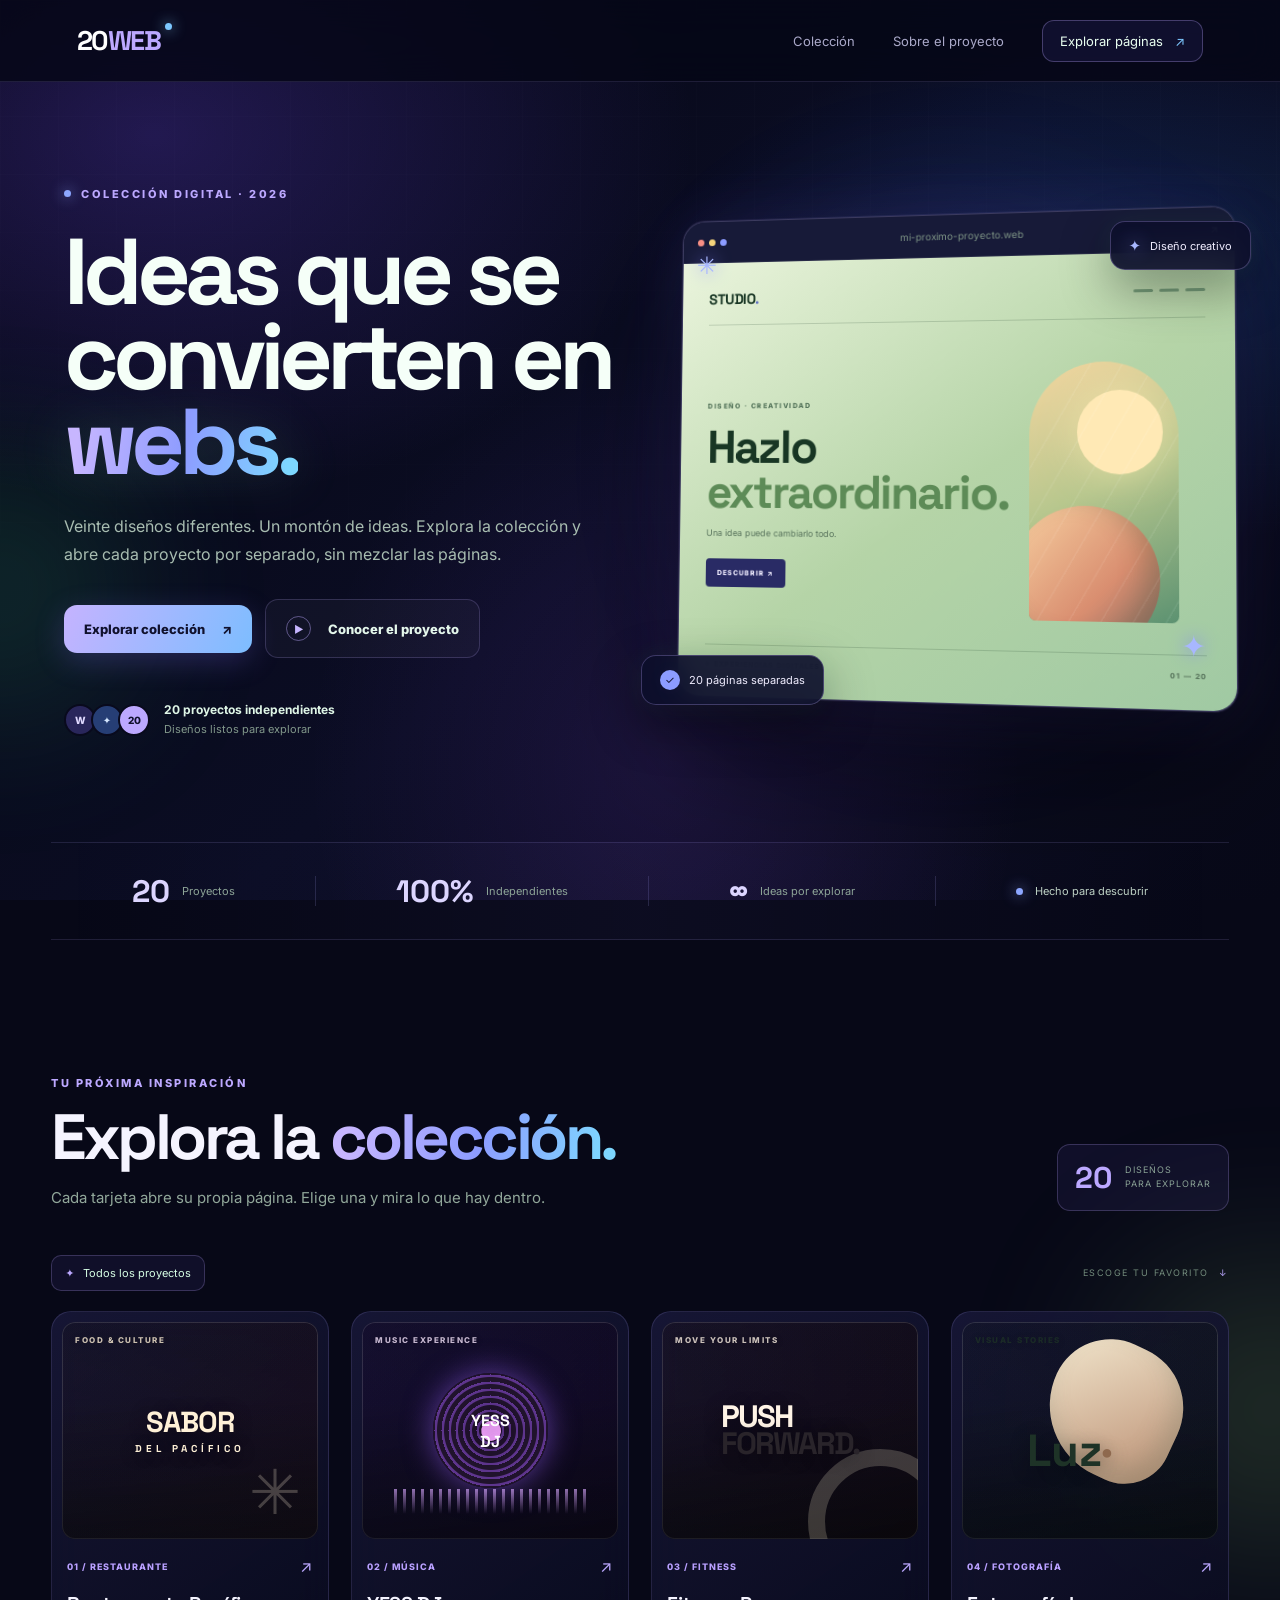
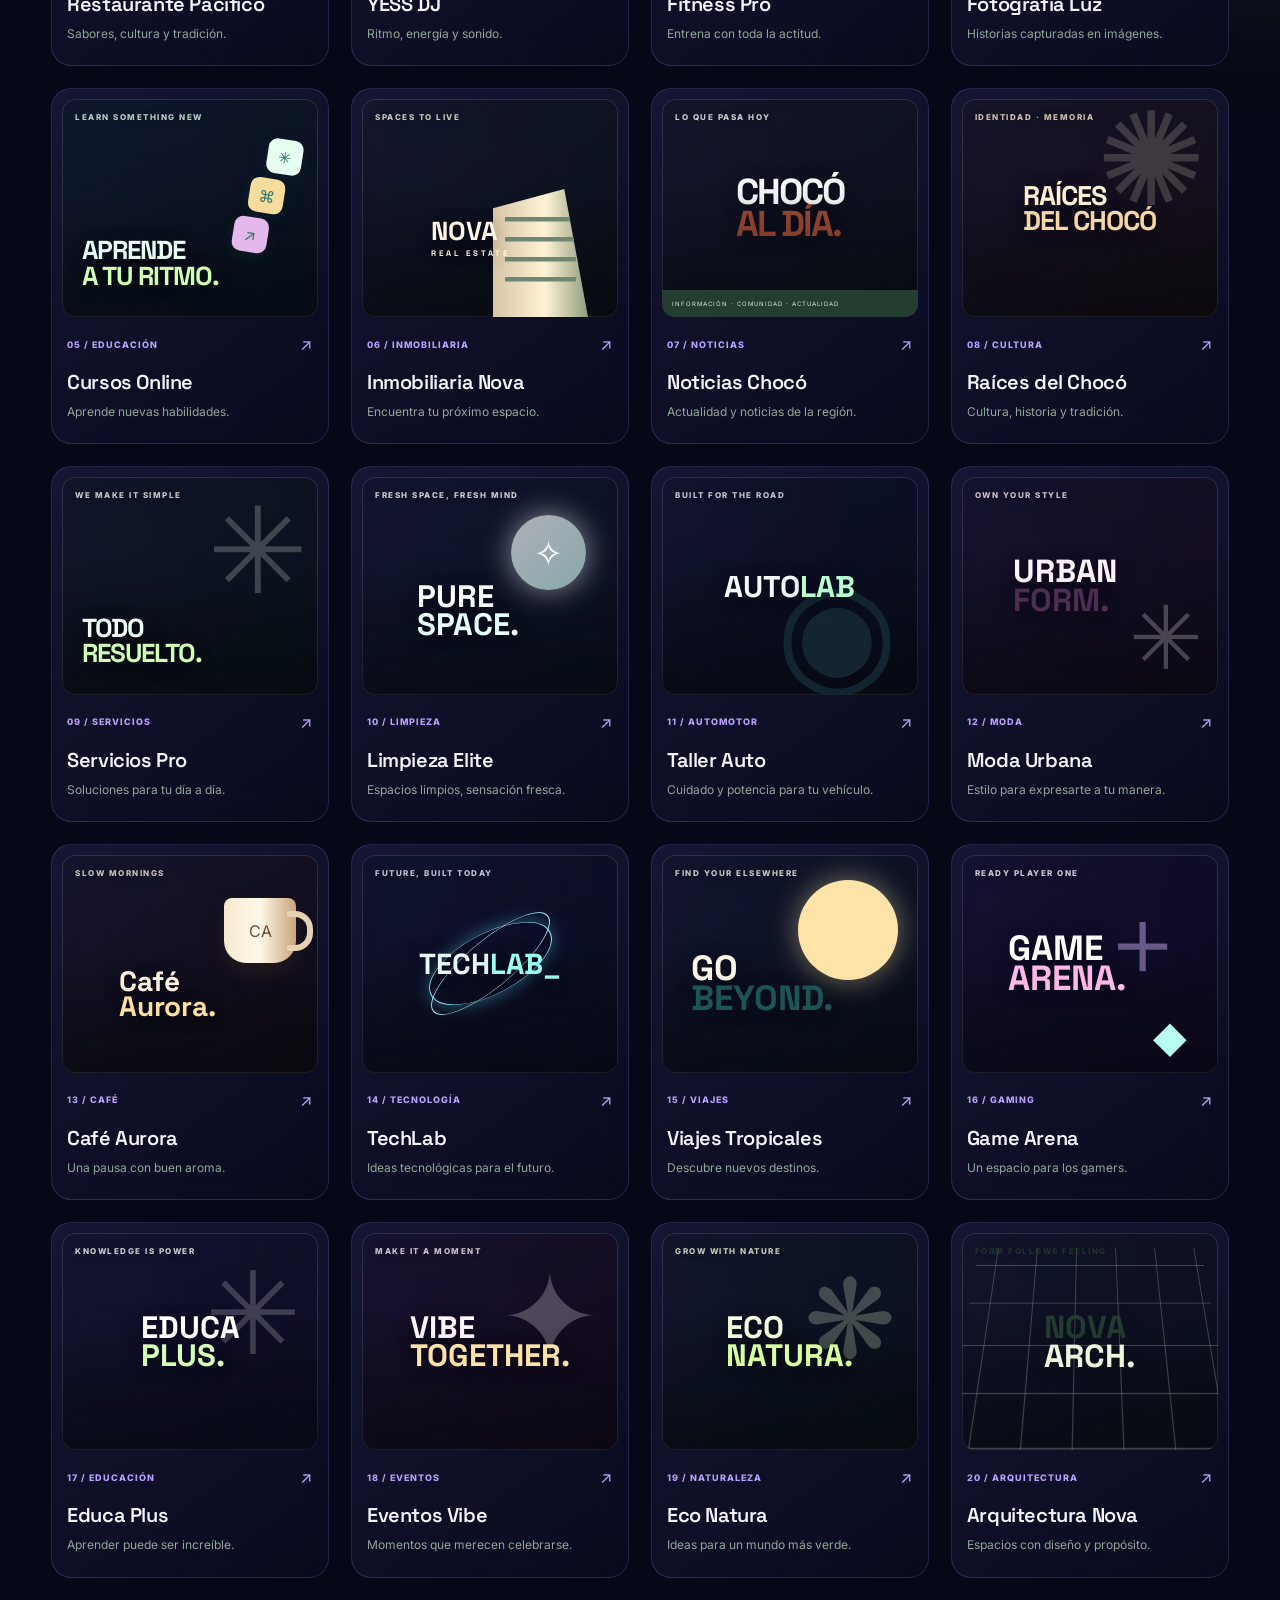
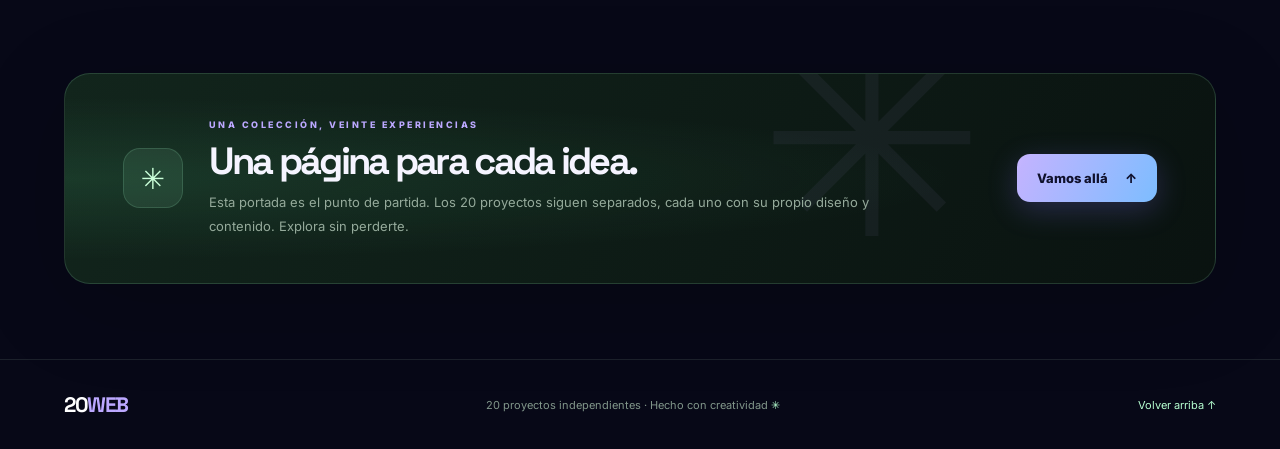
<file: index.html>
<!doctype html>
<html lang="es">
<head>
<meta charset="utf-8">
<meta name="viewport" content="width=device-width,initial-scale=1">
<meta name="theme-color" content="#07100d">
<meta name="description" content="Explora una colección de 20 páginas web independientes, modernas y diseñadas con creatividad.">
<title>20 WEB — Colección de páginas creativas</title>
<link rel="preconnect" href="https://fonts.googleapis.com">
<link rel="preconnect" href="https://fonts.gstatic.com" crossorigin>
<link href="https://fonts.googleapis.com/css2?family=Inter:wght@400;500;600;700;800&family=Space+Grotesk:wght@400;500;600;700&display=swap" rel="stylesheet">
<link rel="stylesheet" href="assets/style.css">
</head>
<body class="home-page">
<div class="bg"></div>
<div class="ambient ambient-one"></div><div class="ambient ambient-two"></div>
<header class="top">
  <a class="brand" href="index.html" aria-label="20 WEB, inicio">20<span>WEB</span><i class="brand-dot"></i></a>
  <nav aria-label="Navegación principal"><a href="#coleccion">Colección</a><a href="#sobre">Sobre el proyecto</a><a class="nav-cta" href="#coleccion">Explorar páginas <span>↗</span></a></nav>
</header>
<main>
  <section class="home-hero">
    <div class="hero-copy reveal">
      <p class="eyebrow"><span class="live-dot"></span> COLECCIÓN DIGITAL · 2026</p>
      <h1>Ideas que se<br>convierten en <span class="gradient-text">webs.</span></h1>
      <p class="lead">Veinte diseños diferentes. Un montón de ideas. Explora la colección y abre cada proyecto por separado, sin mezclar las páginas.</p>
      <div class="hero-actions"><a class="primary-action" href="#coleccion">Explorar colección <span>↗</span></a><a class="secondary-action" href="#sobre"><span class="play-icon">▶</span> Conocer el proyecto</a></div>
      <div class="hero-proof"><div class="proof-avatars"><span>W</span><span>✦</span><span>20</span></div><p><strong>20 proyectos independientes</strong><br><small>Diseños listos para explorar</small></p></div>
    </div>
    <div class="hero-art reveal" aria-label="Vista gráfica de diseños web">
      <div class="art-glow"></div>
      <div class="browser-window">
        <div class="browser-bar"><div class="browser-dots"><i></i><i></i><i></i></div><span>mi-proximo-proyecto.web</span><b>↗</b></div>
        <div class="browser-content">
          <div class="mock-nav"><span class="mock-logo">STUDIO<span>.</span></span><div><i></i><i></i><i></i></div></div>
          <div class="mock-layout"><div class="mock-copy"><small>DISEÑO · CREATIVIDAD</small><h2>Hazlo<br><em>extraordinario.</em></h2><p>Una idea puede cambiarlo todo.</p><span class="mock-button">DESCUBRIR ↗</span></div><div class="mock-image"><div class="mock-sun"></div><div class="mock-orb"></div><div class="mock-lines"></div></div></div>
          <div class="mock-bottom"><span>✳ EXPERIENCIAS DIGITALES</span><span>01 — 20</span></div>
        </div>
      </div>
      <div class="float-chip chip-top"><span>✦</span> Diseño creativo</div><div class="float-chip chip-bottom"><span class="chip-check">✓</span> 20 páginas separadas</div>
      <div class="art-spark spark-one">✳</div><div class="art-spark spark-two">✦</div>
    </div>
  </section>
  <section class="trust-strip" aria-label="Características de la colección"><div><b>20</b><span>Proyectos</span></div><i></i><div><b>100%</b><span>Independientes</span></div><i></i><div><b>∞</b><span>Ideas por explorar</span></div><i></i><div class="trust-note"><span class="live-dot"></span> Hecho para descubrir</div></section>
  <section class="collection-section" id="coleccion">
    <div class="section-heading reveal"><div><p class="eyebrow">TU PRÓXIMA INSPIRACIÓN</p><h2>Explora la <span class="gradient-text">colección.</span></h2><p class="section-description">Cada tarjeta abre su propia página. Elige una y mira lo que hay dentro.</p></div><div class="collection-count"><strong>20</strong><span>DISEÑOS<br>PARA EXPLORAR</span></div></div>
    <div class="filter-row reveal"><span class="filter-active"><span>✦</span> Todos los proyectos</span><span class="filter-hint">ESCOGE TU FAVORITO <span>↓</span></span></div>
    <div class="grid" id="paginas">
      <a class="card project-card card-restaurant" href="pagina-1.html"><div class="card-visual visual-restaurant"><span class="visual-label">FOOD & CULTURE</span><div class="visual-word">SABOR<span>DEL PACÍFICO</span></div><span class="visual-symbol">✳</span></div><div class="card-meta"><small>01 / RESTAURANTE</small><span>↗</span></div><h2>Restaurante Pacífico</h2><p>Sabores, cultura y tradición.</p></a>
      <a class="card project-card card-music" href="pagina-2.html"><div class="card-visual visual-music"><span class="visual-label">MUSIC EXPERIENCE</span><div class="music-disc"><span>YESS<br>DJ</span></div><span class="music-wave"></span></div><div class="card-meta"><small>02 / MÚSICA</small><span>↗</span></div><h2>YESS DJ</h2><p>Ritmo, energía y sonido.</p></a>
      <a class="card project-card card-fitness" href="pagina-3.html"><div class="card-visual visual-fitness"><span class="visual-label">MOVE YOUR LIMITS</span><div class="fitness-word">PUSH<br><em>FORWARD.</em></div><span class="fitness-ring"></span></div><div class="card-meta"><small>03 / FITNESS</small><span>↗</span></div><h2>Fitness Pro</h2><p>Entrena con toda la actitud.</p></a>
      <a class="card project-card card-photo" href="pagina-4.html"><div class="card-visual visual-photo"><span class="visual-label">VISUAL STORIES</span><div class="photo-shape"></div><div class="photo-word">Luz<span>·</span></div></div><div class="card-meta"><small>04 / FOTOGRAFÍA</small><span>↗</span></div><h2>Fotografía Luz</h2><p>Historias capturadas en imágenes.</p></a>
      <a class="card project-card" href="pagina-5.html"><div class="card-visual visual-courses"><span class="visual-label">LEARN SOMETHING NEW</span><div class="course-stack"><i>✳</i><i>⌘</i><i>↗</i></div><div class="simple-visual-title">APRENDE<br><em>A TU RITMO.</em></div></div><div class="card-meta"><small>05 / EDUCACIÓN</small><span>↗</span></div><h2>Cursos Online</h2><p>Aprende nuevas habilidades.</p></a>
      <a class="card project-card" href="pagina-6.html"><div class="card-visual visual-property"><span class="visual-label">SPACES TO LIVE</span><div class="building-shape"></div><div class="property-word">NOVA<span>REAL ESTATE</span></div></div><div class="card-meta"><small>06 / INMOBILIARIA</small><span>↗</span></div><h2>Inmobiliaria Nova</h2><p>Encuentra tu próximo espacio.</p></a>
      <a class="card project-card" href="pagina-7.html"><div class="card-visual visual-news"><span class="visual-label">LO QUE PASA HOY</span><div class="news-headline">CHOCÓ<br><em>AL DÍA.</em></div><div class="news-bar">INFORMACIÓN · COMUNIDAD · ACTUALIDAD</div></div><div class="card-meta"><small>07 / NOTICIAS</small><span>↗</span></div><h2>Noticias Chocó</h2><p>Actualidad y noticias de la región.</p></a>
      <a class="card project-card" href="pagina-8.html"><div class="card-visual visual-roots"><span class="visual-label">IDENTIDAD · MEMORIA</span><div class="roots-symbol">✺</div><div class="roots-word">RAÍCES<br><em>DEL CHOCÓ</em></div></div><div class="card-meta"><small>08 / CULTURA</small><span>↗</span></div><h2>Raíces del Chocó</h2><p>Cultura, historia y tradición.</p></a>
      <a class="card project-card" href="pagina-9.html"><div class="card-visual visual-services"><span class="visual-label">WE MAKE IT SIMPLE</span><div class="services-icon">✳</div><div class="simple-visual-title">TODO<br><em>RESUELTO.</em></div></div><div class="card-meta"><small>09 / SERVICIOS</small><span>↗</span></div><h2>Servicios Pro</h2><p>Soluciones para tu día a día.</p></a>
      <a class="card project-card" href="pagina-10.html"><div class="card-visual visual-clean"><span class="visual-label">FRESH SPACE, FRESH MIND</span><div class="clean-bubble">✧</div><div class="clean-word">PURE<br><em>SPACE.</em></div></div><div class="card-meta"><small>10 / LIMPIEZA</small><span>↗</span></div><h2>Limpieza Elite</h2><p>Espacios limpios, sensación fresca.</p></a>
      <a class="card project-card" href="pagina-11.html"><div class="card-visual visual-auto"><span class="visual-label">BUILT FOR THE ROAD</span><div class="auto-wheel">◉</div><div class="auto-word">AUTO<span>LAB</span></div></div><div class="card-meta"><small>11 / AUTOMOTOR</small><span>↗</span></div><h2>Taller Auto</h2><p>Cuidado y potencia para tu vehículo.</p></a>
      <a class="card project-card" href="pagina-12.html"><div class="card-visual visual-fashion"><span class="visual-label">OWN YOUR STYLE</span><div class="fashion-word">URBAN<br><em>FORM.</em></div><div class="fashion-star">✳</div></div><div class="card-meta"><small>12 / MODA</small><span>↗</span></div><h2>Moda Urbana</h2><p>Estilo para expresarte a tu manera.</p></a>
      <a class="card project-card" href="pagina-13.html"><div class="card-visual visual-coffee"><span class="visual-label">SLOW MORNINGS</span><div class="coffee-cup"><span>CA</span></div><div class="coffee-word">Café<br><em>Aurora.</em></div></div><div class="card-meta"><small>13 / CAFÉ</small><span>↗</span></div><h2>Café Aurora</h2><p>Una pausa con buen aroma.</p></a>
      <a class="card project-card" href="pagina-14.html"><div class="card-visual visual-tech"><span class="visual-label">FUTURE, BUILT TODAY</span><div class="tech-orbit"></div><div class="tech-word">TECH<span>LAB_</span></div></div><div class="card-meta"><small>14 / TECNOLOGÍA</small><span>↗</span></div><h2>TechLab</h2><p>Ideas tecnológicas para el futuro.</p></a>
      <a class="card project-card" href="pagina-15.html"><div class="card-visual visual-travel"><span class="visual-label">FIND YOUR ELSEWHERE</span><div class="travel-sun"></div><div class="travel-word">GO<br><em>BEYOND.</em></div></div><div class="card-meta"><small>15 / VIAJES</small><span>↗</span></div><h2>Viajes Tropicales</h2><p>Descubre nuevos destinos.</p></a>
      <a class="card project-card" href="pagina-16.html"><div class="card-visual visual-game"><span class="visual-label">READY PLAYER ONE</span><div class="game-cross">＋</div><div class="game-word">GAME<br><em>ARENA.</em></div><span class="game-cube">◆</span></div><div class="card-meta"><small>16 / GAMING</small><span>↗</span></div><h2>Game Arena</h2><p>Un espacio para los gamers.</p></a>
      <a class="card project-card" href="pagina-17.html"><div class="card-visual visual-edu"><span class="visual-label">KNOWLEDGE IS POWER</span><div class="edu-symbol">✳</div><div class="edu-word">EDUCA<br><em>PLUS.</em></div></div><div class="card-meta"><small>17 / EDUCACIÓN</small><span>↗</span></div><h2>Educa Plus</h2><p>Aprender puede ser increíble.</p></a>
      <a class="card project-card" href="pagina-18.html"><div class="card-visual visual-events"><span class="visual-label">MAKE IT A MOMENT</span><div class="event-star">✦</div><div class="event-word">VIBE<br><em>TOGETHER.</em></div></div><div class="card-meta"><small>18 / EVENTOS</small><span>↗</span></div><h2>Eventos Vibe</h2><p>Momentos que merecen celebrarse.</p></a>
      <a class="card project-card" href="pagina-19.html"><div class="card-visual visual-eco"><span class="visual-label">GROW WITH NATURE</span><div class="eco-leaf">❋</div><div class="eco-word">ECO<br><em>NATURA.</em></div></div><div class="card-meta"><small>19 / NATURALEZA</small><span>↗</span></div><h2>Eco Natura</h2><p>Ideas para un mundo más verde.</p></a>
      <a class="card project-card" href="pagina-20.html"><div class="card-visual visual-architecture"><span class="visual-label">FORM FOLLOWS FEELING</span><div class="arch-lines"></div><div class="arch-word">NOVA<br><em>ARCH.</em></div></div><div class="card-meta"><small>20 / ARQUITECTURA</small><span>↗</span></div><h2>Arquitectura Nova</h2><p>Espacios con diseño y propósito.</p></a>
    </div>
  </section>
  <section class="about-section" id="sobre"><div class="about-panel reveal"><div class="about-icon">✳</div><div><p class="eyebrow">UNA COLECCIÓN, VEINTE EXPERIENCIAS</p><h2>Una página para cada idea.</h2><p>Esta portada es el punto de partida. Los 20 proyectos siguen separados, cada uno con su propio diseño y contenido. Explora sin perderte.</p></div><a class="primary-action" href="#coleccion">Vamos allá <span>↑</span></a></div></section>
</main>
<footer class="home-footer"><a class="brand" href="index.html">20<span>WEB</span></a><span>20 proyectos independientes · Hecho con creatividad <b>✳</b></span><a href="#top" onclick="window.scrollTo({top:0,behavior:'smooth'});return false">Volver arriba ↑</a></footer>
<script src="assets/script.js"></script>
</body>
</html>
</file>
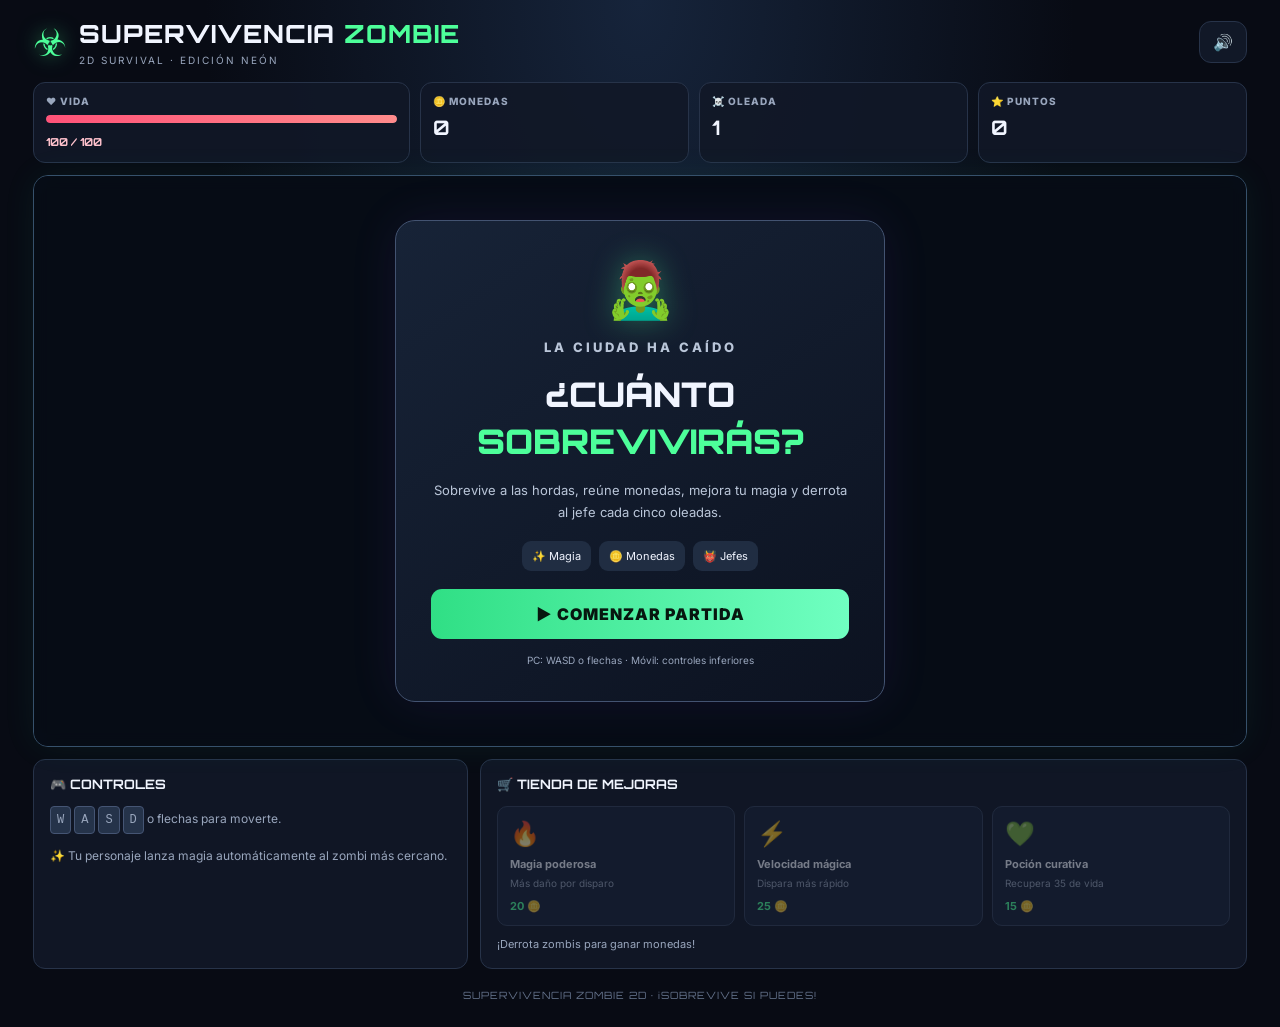
<file: supervivencia-zombie/index.html>
<!DOCTYPE html>
<html lang="es">
<head>
<meta charset="UTF-8">
<meta name="viewport" content="width=device-width, initial-scale=1">
<meta name="theme-color" content="#090d18">
<title>Supervivencia Zombie 2D</title>
<link rel="stylesheet" href="style.css">
</head>
<body>
<main class="app">
<header class="topbar"><div class="logo">☣</div><div class="brand"><h1>SUPERVIVENCIA <span>ZOMBIE</span></h1><small>2D SURVIVAL · EDICIÓN NEÓN</small></div><button id="soundBtn" class="small-btn">🔊</button></header>
<section class="hud">
<div class="stat life"><span>❤️ VIDA</span><div class="bar"><div id="healthBar"></div></div><b id="healthText">100 / 100</b></div>
<div class="stat"><span>🪙 MONEDAS</span><b id="coinsText">0</b></div><div class="stat"><span>☠️ OLEADA</span><b id="waveText">1</b></div><div class="stat"><span>⭐ PUNTOS</span><b id="scoreText">0</b></div>
</section>
<section class="arena">
<canvas id="gameCanvas" aria-label="Juego de supervivencia"></canvas>
<div id="startScreen" class="overlay"><div class="modal"><div class="hero">🧟‍♂️</div><p class="eyebrow">LA CIUDAD HA CAÍDO</p><h2>¿CUÁNTO <span>SOBREVIVIRÁS?</span></h2><p>Sobrevive a las hordas, reúne monedas, mejora tu magia y derrota al jefe cada cinco oleadas.</p><div class="features"><span>✨ Magia</span><span>🪙 Monedas</span><span>👹 Jefes</span></div><button id="startBtn" class="primary">▶ COMENZAR PARTIDA</button><small>PC: WASD o flechas · Móvil: controles inferiores</small></div></div>
<div id="gameOverScreen" class="overlay hidden"><div class="modal"><div class="hero">💀</div><p class="eyebrow">FIN DE LA PARTIDA</p><h2>¡INTÉNTALO <span>OTRA VEZ!</span></h2><p id="finalStats">Puntuación: 0</p><button id="restartBtn" class="primary">🔄 VOLVER A JUGAR</button></div></div>
<div id="waveBanner" class="banner hidden"></div><div id="bossWarning" class="boss hidden">⚠ ¡JEFE ZOMBI! ⚠</div>
</section>
<section class="bottom">
<div class="panel instructions"><h3>🎮 CONTROLES</h3><p><kbd>W</kbd> <kbd>A</kbd> <kbd>S</kbd> <kbd>D</kbd> o flechas para moverte.</p><p>✨ Tu personaje lanza magia automáticamente al zombi más cercano.</p></div>
<div class="panel shop"><h3>🛒 TIENDA DE MEJORAS</h3><div class="shop-items">
<button class="upgrade" data-upgrade="damage"><span>🔥</span><div><b>Magia poderosa</b><small>Más daño por disparo</small></div><strong id="damageCost">20 🪙</strong></button>
<button class="upgrade" data-upgrade="speed"><span>⚡</span><div><b>Velocidad mágica</b><small>Dispara más rápido</small></div><strong id="speedCost">25 🪙</strong></button>
<button class="upgrade" data-upgrade="health"><span>💚</span><div><b>Poción curativa</b><small>Recupera 35 de vida</small></div><strong id="healthCost">15 🪙</strong></button>
</div><p id="shopMessage" aria-live="polite">¡Derrota zombis para ganar monedas!</p></div>
</section>
<nav class="mobile-controls" aria-label="Controles táctiles"><div class="dpad"><button data-key="ArrowUp" class="up">▲</button><button data-key="ArrowLeft" class="left">◀</button><button data-key="ArrowDown" class="down">▼</button><button data-key="ArrowRight" class="right">▶</button></div><small>MANTÉN PULSADO PARA MOVERTE</small></nav>
<footer>SUPERVIVENCIA ZOMBIE 2D · ¡SOBREVIVE SI PUEDES!</footer>
</main><script src="script.js"></script>
</body></html>
</file>
<file: assets/style.css>
@import url('https://fonts.googleapis.com/css2?family=Inter:wght@400;500;600;700;800&family=Space+Grotesk:wght@500;600;700&display=swap');
:root{--bg:#07100d;--panel:rgba(15,30,25,.72);--line:rgba(170,255,213,.13);--text:#f1fff8;--muted:#9eb7ab;--accent:#7dffbf;--accent2:#25c989}*{box-sizing:border-box}html{scroll-behavior:smooth}body{margin:0;background:var(--bg);color:var(--text);font-family:Inter,system-ui,sans-serif;overflow-x:hidden}.bg{position:fixed;inset:0;z-index:-2;background:radial-gradient(circle at 15% 15%,rgba(37,201,137,.2),transparent 28%),radial-gradient(circle at 85% 70%,rgba(125,255,191,.1),transparent 30%),linear-gradient(135deg,#06100d,#0b1713 55%,#06100d)}.bg:after{content:"";position:absolute;inset:0;background-image:linear-gradient(rgba(255,255,255,.018) 1px,transparent 1px),linear-gradient(90deg,rgba(255,255,255,.018) 1px,transparent 1px);background-size:42px 42px;mask-image:linear-gradient(to bottom,#000,transparent 85%)}.top{height:74px;padding:0 6%;display:flex;align-items:center;justify-content:space-between;border-bottom:1px solid var(--line);backdrop-filter:blur(18px);position:sticky;top:0;z-index:10;background:rgba(5,14,11,.7)}.brand{font:700 25px 'Space Grotesk';color:white;text-decoration:none;letter-spacing:-1px}.brand span{color:var(--accent)}nav{display:flex;gap:25px}nav a{color:var(--muted);text-decoration:none;font-size:14px}nav a:hover{color:var(--accent)}.hero{min-height:70vh;display:grid;align-content:center;padding:90px 7%;max-width:1100px}.eyebrow{color:var(--accent);font-size:12px;font-weight:800;letter-spacing:3px}.hero h1{font:700 clamp(48px,8vw,94px)/.95 'Space Grotesk';letter-spacing:-5px;margin:18px 0 25px}.hero h1 span{color:var(--accent)}.lead{max-width:640px;color:var(--muted);font-size:18px;line-height:1.7}.btn,.cta{display:inline-block;margin-top:18px;padding:14px 20px;border-radius:12px;background:var(--accent);color:#062015;text-decoration:none;font-weight:800;box-shadow:0 0 35px rgba(125,255,191,.15);border:0;cursor:pointer}.grid{width:min(1200px,88%);margin:0 auto 100px;display:grid;grid-template-columns:repeat(4,1fr);gap:16px}.card{min-height:190px;padding:25px;border:1px solid var(--line);border-radius:20px;background:linear-gradient(145deg,rgba(255,255,255,.07),rgba(255,255,255,.02));backdrop-filter:blur(14px);text-decoration:none;color:inherit;transition:.35s;position:relative;overflow:hidden}.card:before{content:"";position:absolute;width:100px;height:100px;background:var(--accent);filter:blur(70px);opacity:.08;right:-20px;bottom:-20px}.card:hover{transform:translateY(-7px);border-color:rgba(125,255,191,.4);box-shadow:0 20px 60px rgba(0,0,0,.25)}.card small{color:var(--accent);font-weight:800}.card h2{font:600 23px 'Space Grotesk';margin:35px 0 10px}.card p{color:var(--muted);font-size:13px}footer{text-align:center;color:#70877c;border-top:1px solid var(--line);padding:30px}.page{min-height:calc(100vh - 74px)}.split{width:min(1200px,88%);margin:auto;padding:90px 0;display:grid;grid-template-columns:1.05fr .95fr;gap:60px;align-items:center}.tag{color:var(--accent);font-weight:800;letter-spacing:2px;font-size:12px}.title{font:700 clamp(45px,7vw,82px)/.98 'Space Grotesk';letter-spacing:-4px;margin:15px 0 20px}.copy{color:var(--muted);line-height:1.8;font-size:17px}.visual{min-height:470px;border-radius:28px;background-size:cover;background-position:center;box-shadow:0 25px 80px rgba(0,0,0,.35);border:1px solid var(--line);position:relative;overflow:hidden}.visual:after{content:"";position:absolute;inset:0;background:linear-gradient(180deg,transparent 45%,rgba(0,0,0,.55))}.stats{display:flex;gap:28px;margin:28px 0}.stats b{font:700 27px 'Space Grotesk';display:block}.stats span{color:var(--muted);font-size:12px}.features{width:min(1200px,88%);margin:0 auto 80px;display:grid;grid-template-columns:repeat(3,1fr);gap:16px}.feature{padding:25px;border:1px solid var(--line);border-radius:18px;background:var(--panel)}.feature b{font:600 20px 'Space Grotesk'}.feature p{color:var(--muted);line-height:1.65}.back{position:fixed;right:22px;bottom:22px;background:#0e2119;color:var(--accent);border:1px solid var(--line);padding:12px 15px;border-radius:12px;text-decoration:none;z-index:20}@media(max-width:800px){.grid{grid-template-columns:repeat(2,1fr)}.split{grid-template-columns:1fr;padding:55px 0}.visual{min-height:330px}.features{grid-template-columns:1fr}.hero h1{letter-spacing:-3px}}@media(max-width:500px){nav{gap:12px}.grid{grid-template-columns:1fr}.hero{padding:65px 6%}.hero h1{font-size:52px}}

/* === HOME REDESIGN: inspiración premium, animada y adaptable === */
.home-page{--mint:#a8ffce;--lime:#c7ff86;--ink:#06100c;--subtle:#9eafa6;background:#07100d}
.home-page .bg{background:radial-gradient(ellipse at 18% 18%,rgba(26,135,88,.23),transparent 33%),radial-gradient(ellipse at 83% 32%,rgba(116,255,184,.12),transparent 28%),linear-gradient(135deg,#050b09,#0a1711 58%,#06100d)}
.home-page .top{height:82px;padding:0 clamp(22px,6vw,100px);background:rgba(5,13,9,.76);border-color:rgba(210,255,226,.1)}
.home-page .brand{font-size:27px;letter-spacing:-1.5px}.home-page .brand span{color:var(--mint)}.brand-dot{display:inline-block;width:7px;height:7px;background:#c7ff86;border-radius:50%;margin-left:5px;vertical-align:top;box-shadow:0 0 14px #a8ffce}
.home-page nav{align-items:center;gap:clamp(15px,3vw,38px)}.home-page nav a{font-size:13px;transition:color .25s}.home-page nav .nav-cta{padding:12px 17px;border:1px solid rgba(168,255,206,.25);border-radius:12px;color:#e9fff1;background:rgba(168,255,206,.05)}.home-page nav .nav-cta span{color:var(--mint);margin-left:8px}
.home-page .home-hero{width:min(1440px,90%);min-height:690px;margin:auto;display:grid;grid-template-columns:1fr 1fr;align-items:center;gap:clamp(30px,5vw,80px);padding:70px 0 60px;position:relative}
.home-page .hero-copy{position:relative;z-index:2}.home-page .eyebrow{font-size:11px;letter-spacing:2.5px;display:flex;align-items:center;gap:10px;color:#b8ffcf}.live-dot{display:inline-block;width:7px;height:7px;border-radius:50%;background:#8dffb9;box-shadow:0 0 14px rgba(141,255,185,.9);animation:livePulse 2s infinite}
.home-page .home-hero h1{font:700 clamp(52px,6.5vw,92px)/.98 'Space Grotesk',sans-serif;letter-spacing:-5px;margin:25px 0 24px;color:#f5fff8}
.gradient-text{background:linear-gradient(100deg,#b6ffd1 8%,#78e8ad 48%,#d4ff9c 90%);-webkit-background-clip:text;background-clip:text;color:transparent}
.home-page .lead{font-size:clamp(15px,1.3vw,18px);line-height:1.8;color:#a8bdb1;max-width:540px}
.hero-actions{display:flex;gap:13px;align-items:center;flex-wrap:wrap;margin-top:30px}.primary-action,.secondary-action{display:inline-flex;align-items:center;justify-content:center;gap:17px;text-decoration:none;font-size:13px;font-weight:800;border-radius:13px;padding:16px 20px;transition:transform .25s,box-shadow .25s,border-color .25s}.primary-action{background:linear-gradient(115deg,#b6ffd1,#8cf3b6);color:#092016;box-shadow:0 8px 30px rgba(115,255,176,.15)}.primary-action:hover{transform:translateY(-3px);box-shadow:0 12px 38px rgba(115,255,176,.27)}.secondary-action{border:1px solid rgba(212,255,228,.14);color:#e4f7eb;background:rgba(255,255,255,.025)}.secondary-action:hover{border-color:rgba(168,255,206,.4);transform:translateY(-3px)}.play-icon{font-size:10px;border:1px solid rgba(168,255,206,.35);border-radius:50%;width:25px;height:25px;display:grid;place-items:center;color:var(--mint)}
.hero-proof{display:flex;align-items:center;gap:14px;margin-top:43px}.proof-avatars{display:flex;padding-left:5px}.proof-avatars span{width:32px;height:32px;border-radius:50%;display:grid;place-items:center;margin-left:-5px;border:2px solid #09140f;background:#173e2c;color:#c4ffd8;font-size:10px;font-weight:800}.proof-avatars span:nth-child(2){background:#283b25;color:#d7ff9d}.proof-avatars span:nth-child(3){background:#b6ffd1;color:#092016}.hero-proof p{margin:0;font-size:12px;line-height:1.55;color:#dff6e7}.hero-proof small{color:#81978a;font-size:11px}
.home-page .hero-art{position:relative;min-height:500px;display:grid;place-items:center;perspective:1000px}.art-glow{position:absolute;width:75%;height:70%;background:#49db91;opacity:.12;filter:blur(95px);border-radius:50%;animation:glowBreathe 7s ease-in-out infinite}
.browser-window{position:relative;width:min(100%,550px);border-radius:19px;overflow:hidden;border:1px solid rgba(210,255,226,.22);background:#101b15;box-shadow:0 35px 100px rgba(0,0,0,.48),0 0 55px rgba(99,255,165,.08);transform:rotateY(-7deg) rotateX(2deg);animation:browserFloat 7s ease-in-out infinite;z-index:1}.browser-bar{height:43px;display:flex;align-items:center;gap:16px;padding:0 15px;background:#14231a;border-bottom:1px solid rgba(255,255,255,.07);color:#7d9385;font-size:10px}.browser-bar>span{flex:1;text-align:center}.browser-bar>b{color:#c8ffdb}.browser-dots{display:flex;gap:5px}.browser-dots i{width:7px;height:7px;border-radius:50%;background:#f88f84}.browser-dots i:nth-child(2){background:#f5d47b}.browser-dots i:nth-child(3){background:#8de9a8}.browser-content{padding:23px;background:linear-gradient(145deg,#e4f0d9,#b4d3a5);color:#183624;min-height:365px}.mock-nav{display:flex;justify-content:space-between;align-items:center;border-bottom:1px solid rgba(22,59,36,.18);padding-bottom:17px}.mock-logo{font:700 15px 'Space Grotesk';letter-spacing:-.5px}.mock-logo span{color:#5b9865}.mock-nav>div{display:flex;gap:6px}.mock-nav i{display:block;width:19px;height:3px;background:#759c79;border-radius:4px}.mock-layout{display:grid;grid-template-columns:1fr .85fr;align-items:center;gap:12px;padding:35px 0 24px}.mock-copy small{font-size:7px;letter-spacing:1.5px;font-weight:800;color:#54745a}.mock-copy h2{font:700 clamp(27px,3.2vw,42px)/.98 'Space Grotesk';letter-spacing:-2px;margin:13px 0}.mock-copy h2 em{font-style:normal;color:#5d8b57}.mock-copy p{font-size:9px;color:#58735c}.mock-button{display:inline-block;margin-top:12px;background:#183d2b;color:#e4f7d7;border-radius:4px;padding:10px 12px;font-size:7px;font-weight:800;letter-spacing:1px}.mock-image{height:215px;position:relative;overflow:hidden;border-radius:100px 100px 9px 9px;background:linear-gradient(155deg,#f4d6a0,#b8c78e 48%,#5c9271)}.mock-sun{position:absolute;width:83px;height:83px;border-radius:50%;background:#ffe9b5;right:15px;top:28px;box-shadow:0 0 40px rgba(255,236,180,.55)}.mock-orb{position:absolute;width:145px;height:145px;border-radius:50%;background:linear-gradient(135deg,#f8d2a2,#d98e70 60%,#8c6e68);bottom:-32px;left:-18px;box-shadow:inset -14px -10px 25px rgba(49,75,47,.25)}.mock-lines{position:absolute;inset:0;background:repeating-linear-gradient(120deg,transparent 0 25px,rgba(255,255,255,.17) 26px 27px);mix-blend-mode:soft-light}.mock-bottom{display:flex;justify-content:space-between;border-top:1px solid rgba(22,59,36,.18);padding-top:15px;font-size:7px;font-weight:800;letter-spacing:1px;color:#5a775e}
.float-chip{position:absolute;z-index:3;display:flex;align-items:center;gap:9px;padding:12px 15px;border-radius:13px;background:rgba(11,29,19,.88);border:1px solid rgba(182,255,209,.2);box-shadow:0 14px 40px rgba(0,0,0,.25);backdrop-filter:blur(15px);font-size:11px;color:#e4fff0;animation:chipFloat 5s ease-in-out infinite}.float-chip>span{color:#c6ff9d;font-size:15px}.chip-top{top:12%;right:-2%}.chip-bottom{bottom:9%;left:-3%;animation-delay:-2.5s}.chip-check{display:grid;place-items:center;width:20px;height:20px;border-radius:50%;background:#9bffc2;color:#092016!important;font-size:11px!important}.art-spark{position:absolute;color:#b5ffce;text-shadow:0 0 18px #71ffae;z-index:2}.spark-one{top:15%;left:5%;font-size:24px;animation:spinSlow 14s linear infinite}.spark-two{bottom:15%;right:4%;font-size:30px;animation:spinSlow 18s linear infinite reverse}
.trust-strip{width:min(1320px,90%);margin:0 auto 95px;border-top:1px solid rgba(210,255,226,.1);border-bottom:1px solid rgba(210,255,226,.1);padding:23px 3%;display:flex;align-items:center;justify-content:space-around;gap:20px;background:linear-gradient(90deg,transparent,rgba(168,255,206,.025),transparent)}.trust-strip>div{display:flex;align-items:center;gap:12px}.trust-strip>div>b{font:700 26px 'Space Grotesk';color:#d6ffe3}.trust-strip>div>span{font-size:11px;color:#8da497}.trust-strip>i{width:1px;height:30px;background:rgba(210,255,226,.13)}.trust-strip .trust-note{font-size:11px;color:#bdd1c4}
.home-page .collection-section{width:min(1440px,90%);margin:0 auto;padding:10px 0 95px;scroll-margin-top:100px}.section-heading{display:flex;justify-content:space-between;align-items:end;gap:25px;margin-bottom:35px}.section-heading .eyebrow{margin-bottom:14px}.section-heading h2,.about-panel h2{font:700 clamp(35px,4.4vw,57px)/1.05 'Space Grotesk';letter-spacing:-2.7px;margin:0 0 14px}.section-description{color:#91a79a;margin:0;font-size:14px;line-height:1.7}.collection-count{display:flex;align-items:center;gap:13px;padding:13px 17px;border:1px solid rgba(168,255,206,.14);border-radius:13px;background:rgba(168,255,206,.035)}.collection-count strong{font:700 30px 'Space Grotesk';color:#b6ffd1}.collection-count span{font-size:9px;line-height:1.6;letter-spacing:1px;color:#8ba396}
.filter-row{display:flex;justify-content:space-between;align-items:center;margin-bottom:20px}.filter-active{display:inline-flex;align-items:center;gap:9px;padding:10px 13px;border:1px solid rgba(168,255,206,.22);border-radius:10px;background:rgba(168,255,206,.06);font-size:11px;color:#d7ffe5}.filter-active span{color:#b6ffd1}.filter-hint{font-size:9px;letter-spacing:1.5px;color:#728b7b}.filter-hint span{color:#b6ffd1;margin-left:6px}
.home-page .grid{width:100%;max-width:none;margin:0;grid-template-columns:repeat(4,minmax(0,1fr));gap:18px}.home-page .project-card{min-width:0;min-height:0;padding:11px 11px 19px;border-radius:17px;border:1px solid rgba(200,255,220,.11);background:linear-gradient(145deg,rgba(22,42,30,.8),rgba(9,20,14,.82));transition:transform .38s cubic-bezier(.2,.8,.2,1),border-color .3s,box-shadow .3s;display:block}.home-page .project-card:before{display:none}.home-page .project-card:hover{transform:translateY(-8px);border-color:rgba(168,255,206,.42);box-shadow:0 25px 55px rgba(0,0,0,.3),0 0 28px rgba(125,255,191,.055)}.card-visual{height:180px;border-radius:11px;position:relative;overflow:hidden;isolation:isolate;display:flex;align-items:center;justify-content:center;margin-bottom:17px;transition:filter .35s}.project-card:hover .card-visual{filter:saturate(1.12)}.visual-label{position:absolute;top:13px;left:13px;font-size:7px;letter-spacing:1.5px;font-weight:800;z-index:2;opacity:.78}.card-meta{display:flex;justify-content:space-between;align-items:center;color:#8ba397;font-size:9px;letter-spacing:1px;padding:0 5px}.card-meta small{font-size:9px}.card-meta>span{color:#b6ffd1;font-size:16px;transition:transform .25s}.project-card:hover .card-meta>span{transform:translate(3px,-3px)}.home-page .project-card h2{font:600 19px 'Space Grotesk';margin:12px 5px 7px;letter-spacing:-.4px}.home-page .project-card p{font-size:11px;line-height:1.6;color:#91a79a;margin:0 5px}
.visual-restaurant{background:linear-gradient(140deg,#edbc76,#b95737 56%,#542c2a);color:#fff1d7}.visual-word{font:700 29px/.95 'Space Grotesk';letter-spacing:-1px;text-align:center;z-index:1}.visual-word span{display:block;font-size:10px;letter-spacing:4px;margin-top:8px}.visual-symbol{position:absolute;right:17px;bottom:10px;font-size:62px;opacity:.23}
.visual-music{background:radial-gradient(circle at 70% 40%,#8b5bda,#34165f 48%,#150e29);color:#f9e8ff}.music-disc{width:115px;height:115px;border-radius:50%;display:grid;place-items:center;background:repeating-radial-gradient(circle,#20132c 0 4px,#5e358d 5px 7px);box-shadow:0 0 30px #9b5fff88;transform:rotate(-14deg)}.music-disc:after{content:"";position:absolute;width:20px;height:20px;border-radius:50%;background:#f4a5ff}.music-disc span{z-index:1;font:700 16px 'Space Grotesk';text-align:center;color:white;transform:rotate(14deg)}.music-wave{position:absolute;bottom:25px;width:75%;height:25px;background:repeating-linear-gradient(90deg,#d9a8ff 0 3px,transparent 3px 9px);opacity:.65;mask-image:linear-gradient(0deg,transparent,#000)}
.visual-fitness{background:linear-gradient(135deg,#f6a55d,#d95739 48%,#40232b);color:#fff4e6}.fitness-word{font:700 31px/.88 'Space Grotesk';letter-spacing:-2px;z-index:1}.fitness-word em{font-style:normal;color:#29242a}.fitness-ring{position:absolute;width:145px;height:145px;border:17px solid rgba(255,242,215,.2);border-radius:50%;right:-35px;bottom:-55px}
.visual-photo{background:linear-gradient(135deg,#e3c8a4,#a9b7a0 50%,#697d6d);color:#1e3327}.photo-shape{position:absolute;width:135px;height:135px;border-radius:48% 52% 38% 62%;background:linear-gradient(135deg,#f2e7ce,#ba8d71);right:14%;top:20px;transform:rotate(25deg);box-shadow:inset -12px -12px 25px #5e725c44}.photo-word{font:700 45px 'Space Grotesk';z-index:1;margin-top:40px;margin-right:40px}.photo-word span{color:#8e694e}
.visual-courses{background:linear-gradient(135deg,#91d7c4,#428b86 60%,#214b56);color:#eafff3}.course-stack{position:absolute;right:22px;top:40px;display:grid;gap:6px;transform:rotate(9deg)}.course-stack i{font-style:normal;width:35px;height:35px;border-radius:9px;display:grid;place-items:center;background:#e7fff0;color:#34766a;box-shadow:0 5px 15px #153c3b44}.course-stack i:nth-child(2){margin-left:-12px;background:#f8dc9b}.course-stack i:nth-child(3){margin-left:-22px;background:#e4b7ed}.simple-visual-title{font:700 26px/.98 'Space Grotesk';z-index:1;align-self:end;margin:0 auto 28px 20px;letter-spacing:-1px}.simple-visual-title em{font-style:normal;color:#d0ffb4}
.visual-property{background:linear-gradient(145deg,#e4c8a4,#8e9f83 55%,#405b4a);color:#fff6e6}.building-shape{position:absolute;right:30px;bottom:0;width:95px;height:128px;background:linear-gradient(90deg,#d8c5a7,#fff1d4 55%,#8f9d7e);clip-path:polygon(0 15%,75% 0,100% 100%,0 100%);box-shadow:0 0 20px #fff}.building-shape:after{content:"";position:absolute;inset:20px 12px;background:repeating-linear-gradient(0deg,transparent 0 15px,#6e8772 16px 20px)}.property-word{font:700 26px 'Space Grotesk';z-index:1;margin:55px 40px 0 0}.property-word span{display:block;font-size:8px;letter-spacing:3px}
.visual-news{background:linear-gradient(135deg,#f3e9d8,#c8c1a7);color:#1e3026}.news-headline{font:700 36px/.9 'Space Grotesk';letter-spacing:-2px}.news-headline em{font-style:normal;color:#a14c35}.news-bar{position:absolute;bottom:0;left:0;right:0;background:#233e31;color:#d8edcf;font-size:6px;letter-spacing:1px;padding:10px}
.visual-roots{background:linear-gradient(140deg,#e8b36e,#c87949 55%,#70423c);color:#fff1d5}.roots-symbol{position:absolute;font-size:130px;opacity:.18;right:12px;top:-20px}.roots-word{font:700 27px/.95 'Space Grotesk';z-index:1;letter-spacing:-1px}.roots-word em{font-style:normal;color:#f5d6a4}
.visual-services{background:linear-gradient(135deg,#b7d7c5,#669e89,#254e42);color:#f0fff5}.services-icon{position:absolute;font-size:120px;right:10px;top:0;opacity:.22}.visual-clean{background:linear-gradient(135deg,#d7edee,#8abec1,#527e8c);color:#183c48}.clean-bubble{position:absolute;right:32px;top:38px;width:75px;height:75px;border-radius:50%;background:linear-gradient(135deg,#ffffffaa,#c7f6f2aa);box-shadow:0 0 30px #fff8;font-size:35px;display:grid;place-items:center}.clean-word{font:700 31px/.9 'Space Grotesk';z-index:1;margin:50px 45px 0 0}.clean-word em{font-style:normal;color:#e8ffff}
.visual-auto{background:linear-gradient(145deg,#b5c5d1,#607d92 55%,#24384b);color:#f3f9ff}.auto-wheel{position:absolute;right:20px;bottom:-18px;font-size:140px;color:#182c3a;opacity:.8}.auto-word{font:700 30px 'Space Grotesk';z-index:1}.auto-word span{color:#b6ffd1}.visual-fashion{background:linear-gradient(140deg,#f1b4c8,#bc6d9a 55%,#623f6c);color:#fff1f8}.fashion-word{font:700 32px/.9 'Space Grotesk';z-index:1;margin-right:50px}.fashion-word em{font-style:normal;color:#4c2e52}.fashion-star{position:absolute;right:15px;bottom:5px;font-size:88px;opacity:.25}
.visual-coffee{background:linear-gradient(140deg,#f2d5a2,#b87a50 58%,#603e36);color:#fff3df}.coffee-cup{position:absolute;right:22px;top:43px;width:72px;height:65px;border-radius:8px 8px 22px 22px;background:linear-gradient(90deg,#f6e9cf,#fff8e9,#c9a47a);display:grid;place-items:center;color:#704c36;box-shadow:0 9px 20px #5d382b44}.coffee-cup:after{content:"";position:absolute;right:-17px;width:20px;height:28px;border:6px solid #e6d1b2;border-left:0;border-radius:0 18px 18px 0}.coffee-word{font:700 28px/.9 'Space Grotesk';z-index:1;margin:60px 45px 0 0}.coffee-word em{font-style:normal;color:#ffe0a0}
.visual-tech{background:linear-gradient(135deg,#111c43,#3159a5 55%,#48c4d0);color:#e8f8ff}.tech-orbit{position:absolute;width:135px;height:135px;border:1px solid #90f6ff;border-radius:50%;transform:rotate(-28deg) scaleY(.45);box-shadow:0 0 25px #65d9ff66}.tech-orbit:after{content:"";position:absolute;inset:-17px 20px;border:1px solid #b0f9ff;border-radius:50%;transform:rotate(55deg)}.tech-word{font:700 29px 'Space Grotesk';z-index:1}.tech-word span{color:#9bfff0}
.visual-travel{background:linear-gradient(160deg,#f6d2a2,#f49b73 45%,#387e7b);color:#fff8e9}.travel-sun{position:absolute;width:100px;height:100px;border-radius:50%;background:#ffe4a9;right:20px;top:25px;box-shadow:0 0 30px #ffe6a477}.travel-word{font:700 35px/.85 'Space Grotesk';z-index:1;margin:40px 55px 0 0}.travel-word em{font-style:normal;color:#1c5555}
.visual-game{background:linear-gradient(135deg,#1b1645,#683eae 58%,#df4e9a);color:#fff}.game-cross{position:absolute;right:28px;top:24px;font-size:95px;color:#d5baff;opacity:.45}.game-word{font:700 35px/.85 'Space Grotesk';z-index:1;margin-right:45px}.game-word em{font-style:normal;color:#ffb7e9}.game-cube{position:absolute;bottom:12px;right:30px;font-size:35px;color:#b7fff1}
.visual-edu{background:linear-gradient(135deg,#b8b5f5,#716ec3 55%,#383d7b);color:#fff}.edu-symbol{position:absolute;right:17px;top:10px;font-size:115px;opacity:.2}.edu-word{font:700 31px/.9 'Space Grotesk';z-index:1}.edu-word em{font-style:normal;color:#d5ffb7}
.visual-events{background:linear-gradient(135deg,#f2b0c8,#d36b9d 50%,#7349a1);color:#fff3fa}.event-star{position:absolute;right:18px;top:10px;font-size:120px;opacity:.25}.event-word{font:700 31px/.9 'Space Grotesk';z-index:1}.event-word em{font-style:normal;color:#ffe2a8}
.visual-eco{background:linear-gradient(135deg,#c8e5a2,#72ad7d 55%,#2b685b);color:#f2ffde}.eco-leaf{position:absolute;right:22px;top:18px;font-size:110px;opacity:.24}.eco-word{font:700 31px/.9 'Space Grotesk';z-index:1}.eco-word em{font-style:normal;color:#d7ff9d}
.visual-architecture{background:linear-gradient(135deg,#e3d9c9,#9eaa9b 55%,#536f62);color:#243c30}.arch-lines{position:absolute;inset:0;background:linear-gradient(90deg,transparent 49%,#eff5e477 50% 51%,transparent 52%),linear-gradient(0deg,transparent 49%,#eff5e477 50% 51%,transparent 52%);background-size:45px 45px;transform:perspective(100px) rotateX(8deg);opacity:.5}.arch-word{font:700 32px/.9 'Space Grotesk';z-index:1}.arch-word em{font-style:normal;color:#eaf5dc}
.about-section{width:min(1440px,90%);margin:0 auto 75px;scroll-margin-top:100px}.about-panel{display:grid;grid-template-columns:auto 1fr auto;align-items:center;gap:26px;padding:35px clamp(20px,4vw,50px);border:1px solid rgba(168,255,206,.15);border-radius:22px;background:radial-gradient(ellipse at 0 50%,rgba(87,212,139,.12),transparent 55%),linear-gradient(120deg,rgba(21,45,30,.8),rgba(11,22,15,.8))}.about-icon{width:60px;height:60px;border-radius:17px;display:grid;place-items:center;font-size:29px;color:#caffd9;background:rgba(168,255,206,.09);border:1px solid rgba(168,255,206,.15)}.about-panel h2{font-size:clamp(26px,3vw,38px);margin-bottom:10px}.about-panel p:not(.eyebrow){max-width:670px;margin:0;color:#95aa9b;font-size:13px;line-height:1.8}.about-panel .eyebrow{margin:0 0 12px;font-size:9px}.about-panel .primary-action{white-space:nowrap}
.home-footer{min-height:90px;border-top:1px solid rgba(210,255,226,.1);display:flex;align-items:center;justify-content:space-between;gap:20px;padding:22px 5%;color:#81968a;font-size:11px}.home-footer .brand{font-size:21px}.home-footer>span b{color:#b6ffd1}.home-footer>a:last-child{color:#b6ffd1;text-decoration:none}
.home-page .reveal{opacity:0;transform:translateY(24px);transition:opacity .8s ease,transform .8s cubic-bezier(.2,.75,.2,1)}.home-page .reveal.is-visible{opacity:1;transform:translateY(0)}.home-page .project-card.reveal{transition-delay:var(--delay,0ms)}
.ambient{position:absolute;pointer-events:none;z-index:-1;border-radius:50%;filter:blur(1px);opacity:.3}.ambient-one{width:180px;height:180px;top:500px;left:-90px;background:#3effa0;filter:blur(100px)}.ambient-two{width:220px;height:220px;top:1300px;right:-100px;background:#b4ff82;filter:blur(110px)}
@keyframes livePulse{0%,100%{opacity:1;box-shadow:0 0 14px rgba(141,255,185,.9)}50%{opacity:.45;box-shadow:0 0 3px rgba(141,255,185,.4)}}@keyframes glowBreathe{0%,100%{transform:scale(.92);opacity:.1}50%{transform:scale(1.08);opacity:.19}}@keyframes browserFloat{0%,100%{transform:translateY(0) rotateY(-7deg) rotateX(2deg)}50%{transform:translateY(-10px) rotateY(-4deg) rotateX(1deg)}}@keyframes chipFloat{0%,100%{transform:translateY(0)}50%{transform:translateY(-9px)}}@keyframes spinSlow{to{transform:rotate(360deg)}}
@media(max-width:1100px){.home-page .home-hero{width:92%;gap:28px;min-height:620px}.home-page .home-hero h1{font-size:clamp(49px,6.3vw,72px)}.home-page .grid{grid-template-columns:repeat(3,minmax(0,1fr))}.card-visual{height:170px}.chip-top{right:-1%}.chip-bottom{left:-1%}}
@media(max-width:760px){.home-page .top{height:70px}.home-page nav{gap:14px}.home-page nav>a:not(.nav-cta){display:none}.home-page .home-hero{grid-template-columns:1fr;gap:10px;padding:70px 0 40px;min-height:0}.home-page .hero-copy{max-width:650px}.home-page .home-hero h1{font-size:clamp(54px,11vw,76px);letter-spacing:-3.5px}.home-page .hero-art{min-height:410px;margin-top:10px}.browser-window{width:min(100%,530px);transform:none}.browser-content{min-height:300px;padding:18px}.mock-image{height:175px}.chip-top{right:0;top:5%}.chip-bottom{left:0;bottom:3%}.trust-strip{width:92%;margin-bottom:70px;flex-wrap:wrap;justify-content:space-between}.trust-strip>i{display:none}.trust-strip>div{width:44%;padding:8px 0}.home-page .collection-section{width:92%;padding-bottom:70px}.home-page .grid{grid-template-columns:repeat(2,minmax(0,1fr));gap:13px}.card-visual{height:155px}.home-page .project-card{padding:8px 8px 15px}.home-page .project-card h2{font-size:17px}.home-page .project-card p{font-size:10px}.section-heading h2{font-size:42px}.collection-count{padding:10px}.about-panel{grid-template-columns:auto 1fr;gap:18px}.about-panel .primary-action{grid-column:2;justify-self:start}.home-footer{flex-wrap:wrap}.home-footer>span{order:3;width:100%}}
@media(max-width:480px){.home-page .top{padding:0 5%}.home-page .brand{font-size:23px}.home-page nav .nav-cta{font-size:11px;padding:10px 11px}.home-page .home-hero{width:90%;padding-top:52px}.home-page .home-hero h1{font-size:53px;letter-spacing:-3px}.home-page .lead{font-size:14px}.hero-actions{align-items:stretch}.hero-actions a{padding:14px 13px;gap:10px;font-size:11px}.hero-proof{margin-top:30px}.home-page .hero-art{min-height:320px}.browser-bar{height:35px;padding:0 10px}.browser-content{padding:14px;min-height:250px}.mock-layout{padding:23px 0 17px;grid-template-columns:1fr .75fr}.mock-copy h2{font-size:27px}.mock-image{height:150px}.mock-sun{width:55px;height:55px}.mock-orb{width:105px;height:105px}.float-chip{font-size:9px;padding:9px 11px}.chip-top{top:0;right:-3%}.chip-bottom{bottom:0;left:-3%}.trust-strip>div>b{font-size:22px}.trust-strip>div>span{font-size:10px}.section-heading{align-items:start}.section-heading h2{font-size:36px;letter-spacing:-1.7px}.collection-count{display:none}.filter-hint{font-size:7px}.home-page .grid{gap:10px}.card-visual{height:125px}.visual-label{font-size:6px;top:9px;left:9px}.visual-word,.news-headline,.roots-word,.clean-word,.tech-word,.travel-word,.game-word,.edu-word,.event-word,.eco-word,.arch-word{font-size:25px}.simple-visual-title{font-size:21px;margin-left:12px}.music-disc{width:85px;height:85px}.fitness-word{font-size:26px}.photo-word{font-size:34px}.property-word{font-size:22px}.home-page .project-card h2{font-size:15px;margin-top:10px}.home-page .project-card p{font-size:9px}.card-meta small{font-size:7px}.about-section{width:92%}.about-panel{grid-template-columns:1fr;padding:23px}.about-icon{width:48px;height:48px}.about-panel .primary-action{grid-column:1}.home-footer{padding:22px 5%}}
@media(prefers-reduced-motion:reduce){.home-page *, .home-page *:before,.home-page *:after{animation-duration:.01ms!important;animation-iteration-count:1!important;scroll-behavior:auto!important;transition-duration:.01ms!important}.home-page .reveal{opacity:1;transform:none}}


/* === VISUAL UPGRADE 2: más inmersivo, visual y dinámico === */
.home-page{background:#050b08}
.home-page .bg{background:radial-gradient(ellipse at 12% 14%,rgba(41,230,139,.2),transparent 32%),radial-gradient(ellipse at 90% 25%,rgba(163,255,110,.13),transparent 26%),radial-gradient(ellipse at 50% 78%,rgba(30,130,88,.12),transparent 38%),linear-gradient(135deg,#030806,#091710 48%,#050b08)}
.home-page .bg:after{background-size:58px 58px;opacity:.65}
.home-page .home-hero{width:min(1510px,92%);min-height:760px;gap:clamp(35px,4.5vw,90px);padding-top:65px;padding-bottom:75px}
.home-page .hero-copy{padding-left:clamp(0px,1vw,15px)}
.home-page .home-hero h1{font-size:clamp(60px,7.3vw,105px);letter-spacing:-6px;line-height:.91;margin:28px 0}
.home-page .home-hero h1 .gradient-text{display:inline-block;filter:drop-shadow(0 0 26px rgba(135,255,184,.16))}
.home-page .lead{font-size:clamp(16px,1.25vw,19px);max-width:560px}
.home-page .hero-art{min-height:590px;transform:scale(1.03)}
.home-page .browser-window{width:min(100%,620px);border-radius:23px;box-shadow:0 45px 130px rgba(0,0,0,.55),0 0 0 1px rgba(182,255,209,.07),0 0 75px rgba(99,255,165,.12)}
.home-page .browser-content{min-height:410px;padding:28px;background:linear-gradient(145deg,#eaf4dc,#b5d4a7 52%,#a0c9a3)}
.home-page .mock-layout{padding:42px 0 30px;gap:20px}
.home-page .mock-image{height:255px}
.home-page .mock-copy h2{font-size:clamp(34px,3.7vw,49px)}
.home-page .float-chip{padding:14px 18px;border-radius:15px;box-shadow:0 18px 50px rgba(0,0,0,.38),0 0 28px rgba(128,255,174,.07)}
.home-page .chip-top{right:-4%;top:10%}.home-page .chip-bottom{left:-5%;bottom:8%}
.home-page .trust-strip{width:min(1400px,92%);padding:28px 4%;margin-bottom:115px;border-radius:0}
.home-page .trust-strip>div>b{font-size:31px}
.home-page .collection-section{width:min(1510px,92%)}
.home-page .section-heading{margin-bottom:44px}
.home-page .section-heading h2{font-size:clamp(43px,5vw,68px);letter-spacing:-3.5px}
.home-page .section-description{font-size:15px}
.home-page .grid{grid-template-columns:repeat(4,minmax(0,1fr));gap:22px}
.home-page .project-card{padding:10px 10px 22px;border-radius:20px;background:rgba(13,28,19,.66);backdrop-filter:blur(16px);position:relative;overflow:hidden}
.home-page .project-card:after{content:"";position:absolute;inset:0;border-radius:inherit;pointer-events:none;background:linear-gradient(135deg,rgba(211,255,226,.055),transparent 45%,rgba(141,255,185,.035));opacity:.7}
.home-page .project-card:hover{transform:translateY(-10px) scale(1.012);box-shadow:0 28px 60px rgba(0,0,0,.4),0 0 0 1px rgba(168,255,206,.16),0 0 40px rgba(125,255,191,.08)}
.home-page .card-visual{height:clamp(170px,17vw,250px);border-radius:13px;isolation:isolate;box-shadow:inset 0 0 0 1px rgba(255,255,255,.14);transition:transform .55s cubic-bezier(.2,.8,.2,1),filter .4s}
.home-page .project-card:hover .card-visual{transform:scale(1.025);filter:saturate(1.15) contrast(1.03)}
.home-page .card-visual:before{content:"";position:absolute;inset:0;z-index:0;background:linear-gradient(180deg,rgba(4,10,7,.08),transparent 35%,rgba(4,10,7,.45));mix-blend-mode:multiply}
.home-page .visual-label{font-size:8px;text-shadow:0 1px 8px #0005}
.home-page .card-meta,.home-page .project-card h2,.home-page .project-card p{position:relative;z-index:1}
.home-page .project-card h2{font-size:20px;margin-top:15px}
.home-page .project-card p{font-size:12px}
.home-page .visual-restaurant{background:linear-gradient(135deg,rgba(32,17,8,.15),rgba(45,13,8,.3)),url('https://images.unsplash.com/photo-1517248135467-4c7edcad34c4?auto=format&fit=crop&w=900&q=85') center/cover}
.home-page .visual-music{background:linear-gradient(135deg,rgba(25,7,45,.3),rgba(18,4,28,.52)),url('https://images.unsplash.com/photo-1470229722913-7c0e2dbbafd3?auto=format&fit=crop&w=900&q=85') center/cover}
.home-page .visual-fitness{background:linear-gradient(135deg,rgba(39,14,7,.2),rgba(20,7,5,.52)),url('https://images.unsplash.com/photo-1534438327276-14e5300c3a48?auto=format&fit=crop&w=900&q=85') center/cover}
.home-page .visual-photo{background:linear-gradient(135deg,rgba(20,25,17,.12),rgba(12,20,14,.38)),url('https://images.unsplash.com/photo-1452587925148-ce544e77e70d?auto=format&fit=crop&w=900&q=85') center/cover}
.home-page .visual-courses{background:linear-gradient(135deg,rgba(5,35,32,.2),rgba(5,22,25,.48)),url('https://images.unsplash.com/photo-1523580494863-6f3031224c94?auto=format&fit=crop&w=900&q=85') center/cover}
.home-page .visual-property{background:linear-gradient(135deg,rgba(22,32,21,.12),rgba(8,21,14,.48)),url('https://images.unsplash.com/photo-1600607687939-ce8a6c25118c?auto=format&fit=crop&w=900&q=85') center/cover}
.home-page .visual-news{background:linear-gradient(135deg,rgba(25,27,16,.16),rgba(9,20,14,.45)),url('https://images.unsplash.com/photo-1504711434969-e33886168f5c?auto=format&fit=crop&w=900&q=85') center/cover;color:#fff}
.home-page .visual-roots{background:linear-gradient(135deg,rgba(38,19,8,.15),rgba(32,13,6,.45)),url('https://images.unsplash.com/photo-1516026672322-bc52d61a55d5?auto=format&fit=crop&w=900&q=85') center/cover}
.home-page .visual-services{background:linear-gradient(135deg,rgba(5,28,18,.18),rgba(5,22,13,.45)),url('https://images.unsplash.com/photo-1497366754035-f200968a6e72?auto=format&fit=crop&w=900&q=85') center/cover}
.home-page .visual-clean{background:linear-gradient(135deg,rgba(6,26,32,.08),rgba(5,22,27,.38)),url('https://images.unsplash.com/photo-1600210492486-724fe5c67fb0?auto=format&fit=crop&w=900&q=85') center/cover;color:#fff}
.home-page .visual-auto{background:linear-gradient(135deg,rgba(5,14,25,.1),rgba(4,12,22,.5)),url('https://images.unsplash.com/photo-1492144534655-ae79c964c9d7?auto=format&fit=crop&w=900&q=85') center/cover}
.home-page .visual-fashion{background:linear-gradient(135deg,rgba(32,7,24,.12),rgba(27,7,22,.42)),url('https://images.unsplash.com/photo-1483985988355-763728e1935b?auto=format&fit=crop&w=900&q=85') center/cover}
.home-page .visual-coffee{background:linear-gradient(135deg,rgba(31,15,7,.08),rgba(26,12,5,.4)),url('https://images.unsplash.com/photo-1495474472287-4d71bcdd2085?auto=format&fit=crop&w=900&q=85') center/cover}
.home-page .visual-tech{background:linear-gradient(135deg,rgba(5,12,32,.18),rgba(5,12,30,.48)),url('https://images.unsplash.com/photo-1518770660439-4636190af475?auto=format&fit=crop&w=900&q=85') center/cover}
.home-page .visual-travel{background:linear-gradient(135deg,rgba(4,22,25,.12),rgba(4,19,21,.4)),url('https://images.unsplash.com/photo-1501785888041-af3ef285b470?auto=format&fit=crop&w=900&q=85') center/cover}
.home-page .visual-game{background:linear-gradient(135deg,rgba(22,6,48,.18),rgba(15,4,35,.52)),url('https://images.unsplash.com/photo-1542751371-adc38448a05e?auto=format&fit=crop&w=900&q=85') center/cover}
.home-page .visual-edu{background:linear-gradient(135deg,rgba(19,15,46,.16),rgba(14,11,35,.48)),url('https://images.unsplash.com/photo-1503676260728-1c00da094a0b?auto=format&fit=crop&w=900&q=85') center/cover}
.home-page .visual-events{background:linear-gradient(135deg,rgba(40,7,28,.14),rgba(27,5,23,.45)),url('https://images.unsplash.com/photo-1492684223066-81342ee5ff30?auto=format&fit=crop&w=900&q=85') center/cover}
.home-page .visual-eco{background:linear-gradient(135deg,rgba(5,27,15,.12),rgba(4,20,12,.43)),url('https://images.unsplash.com/photo-1441974231531-c6227db76b6e?auto=format&fit=crop&w=900&q=85') center/cover}
.home-page .visual-architecture{background:linear-gradient(135deg,rgba(10,20,15,.12),rgba(7,17,12,.4)),url('https://images.unsplash.com/photo-1511818966892-d7d671e672a2?auto=format&fit=crop&w=900&q=85') center/cover}
.home-page .visual-restaurant .visual-word,.home-page .visual-music .music-disc,.home-page .visual-fitness .fitness-word,.home-page .visual-photo .photo-word,.home-page .visual-courses .simple-visual-title,.home-page .visual-property .property-word,.home-page .visual-news .news-headline,.home-page .visual-roots .roots-word,.home-page .visual-services .simple-visual-title,.home-page .visual-clean .clean-word,.home-page .visual-auto .auto-word,.home-page .visual-fashion .fashion-word,.home-page .visual-coffee .coffee-word,.home-page .visual-tech .tech-word,.home-page .visual-travel .travel-word,.home-page .visual-game .game-word,.home-page .visual-edu .edu-word,.home-page .visual-events .event-word,.home-page .visual-eco .eco-word,.home-page .visual-architecture .arch-word{text-shadow:0 3px 18px rgba(0,0,0,.38)}
.home-page .visual-news .news-bar{z-index:1}
.home-page .about-panel{padding:45px clamp(22px,4.5vw,65px);border-radius:26px;box-shadow:0 20px 90px rgba(0,0,0,.18);position:relative;overflow:hidden}
.home-page .about-panel:after{content:"✳";position:absolute;right:20%;top:-100px;font-size:270px;color:rgba(168,255,206,.035);pointer-events:none;animation:spinSlow 50s linear infinite}
.home-page .about-panel>*{position:relative;z-index:1}
.home-page .primary-action,.home-page .secondary-action{position:relative;overflow:hidden}
.home-page .primary-action:after{content:"";position:absolute;inset:-100% auto -100% -40%;width:25%;transform:rotate(25deg);background:rgba(255,255,255,.45);filter:blur(8px);transition:left .6s}
.home-page .primary-action:hover:after{left:130%}
.home-page .cursor-glow{position:fixed;z-index:-1;pointer-events:none;width:360px;height:360px;left:0;top:0;border-radius:50%;background:radial-gradient(circle,rgba(100,255,168,.075),transparent 68%);transform:translate(-50%,-50%);opacity:0;transition:opacity .3s}
@media(min-width:1500px){.home-page .grid{gap:25px}.home-page .card-visual{height:240px}}
@media(max-width:1100px){.home-page .home-hero{min-height:650px}.home-page .hero-art{min-height:500px}.home-page .browser-content{min-height:350px}.home-page .mock-image{height:210px}.home-page .grid{grid-template-columns:repeat(3,minmax(0,1fr))}.home-page .card-visual{height:200px}}
@media(max-width:760px){.home-page .home-hero{min-height:0;padding-top:60px}.home-page .hero-art{min-height:430px;transform:none}.home-page .browser-content{min-height:300px}.home-page .mock-image{height:175px}.home-page .grid{grid-template-columns:repeat(2,minmax(0,1fr));gap:13px}.home-page .card-visual{height:160px}.home-page .trust-strip{margin-bottom:75px}}
@media(max-width:480px){.home-page .home-hero h1{font-size:clamp(49px,12vw,59px);letter-spacing:-3.5px}.home-page .hero-art{min-height:315px}.home-page .browser-content{min-height:250px}.home-page .mock-image{height:145px}.home-page .grid{gap:10px}.home-page .card-visual{height:130px}.home-page .project-card h2{font-size:15px}.home-page .project-card p{font-size:9px}.home-page .visual-label{font-size:6px}.home-page .section-heading h2{font-size:36px}}


/* === ANIMACIONES VISIBLES: corrección adicional === */
.home-page .ambient-one{animation:ambientDrift 12s ease-in-out infinite alternate}
.home-page .ambient-two{animation:ambientDrift 15s ease-in-out infinite alternate-reverse}
.home-page .home-hero .eyebrow{animation:fadeSlideIn .8s both}
.home-page .home-hero h1{animation:fadeSlideIn .95s .12s both}
.home-page .hero-copy>.lead{animation:fadeSlideIn .9s .24s both}
.home-page .hero-actions{animation:fadeSlideIn .9s .35s both}
.home-page .hero-proof{animation:fadeSlideIn .9s .48s both}
.home-page .card-visual{animation:visualBreathe 7s ease-in-out infinite;animation-delay:calc(var(--delay,0ms) * -1)}
.home-page .project-card:nth-child(3n) .card-visual{animation-delay:-2s}
.home-page .project-card:nth-child(3n + 1) .card-visual{animation-delay:-4s}
.home-page .project-card{transform-style:preserve-3d}
.home-page .project-card:before{display:block;content:"";position:absolute;inset:0;width:auto;height:auto;right:auto;bottom:auto;z-index:3;pointer-events:none;opacity:0;filter:none;background:radial-gradient(300px circle at var(--mx,50%) var(--my,50%),rgba(181,255,208,.16),transparent 55%);transition:opacity .3s}
.home-page .project-card:hover:before{opacity:1}
.home-page .card-visual:after{content:"";position:absolute;inset:-40% -70%;z-index:1;pointer-events:none;background:linear-gradient(115deg,transparent 42%,rgba(255,255,255,.19) 50%,transparent 58%);transform:translateX(-65%) rotate(8deg);animation:photoShine 8s ease-in-out infinite}
.home-page .project-card:nth-child(2n) .card-visual:after{animation-delay:-4s}
.home-page .browser-window{animation:browserFloat 6s ease-in-out infinite, edgeGlow 4s ease-in-out infinite}
.home-page .art-spark{animation:spinSlow 12s linear infinite, sparkPulse 3s ease-in-out infinite alternate}
.home-page .float-chip{animation:chipFloat 4s ease-in-out infinite}
.home-page .primary-action{animation:buttonGlow 3.5s ease-in-out infinite}
@keyframes fadeSlideIn{from{opacity:0;transform:translateY(22px)}to{opacity:1;transform:translateY(0)}}
@keyframes ambientDrift{from{transform:translate3d(-20px,-12px,0) scale(.9)}to{transform:translate3d(45px,30px,0) scale(1.18)}}
@keyframes visualBreathe{0%,100%{background-position:center,center;background-size:cover,cover}50%{background-position:center,52%;}}
@keyframes photoShine{0%,35%{transform:translateX(-75%) rotate(8deg)}70%,100%{transform:translateX(75%) rotate(8deg)}}
@keyframes edgeGlow{0%,100%{box-shadow:0 45px 130px rgba(0,0,0,.55),0 0 0 1px rgba(182,255,209,.07),0 0 45px rgba(99,255,165,.08)}50%{box-shadow:0 45px 130px rgba(0,0,0,.55),0 0 0 1px rgba(182,255,209,.15),0 0 75px rgba(99,255,165,.2)}}
@keyframes sparkPulse{from{opacity:.45}to{opacity:1}}
@keyframes buttonGlow{0%,100%{box-shadow:0 8px 30px rgba(115,255,176,.13)}50%{box-shadow:0 8px 38px rgba(115,255,176,.28)}}
@media(prefers-reduced-motion:reduce){.home-page .ambient-one,.home-page .ambient-two,.home-page .home-hero .eyebrow,.home-page .home-hero h1,.home-page .hero-copy>.lead,.home-page .hero-actions,.home-page .hero-proof,.home-page .card-visual,.home-page .card-visual:after,.home-page .browser-window,.home-page .art-spark,.home-page .float-chip,.home-page .primary-action{animation:none!important}}


/* === ANIMACIONES FÁCILES DE NOTAR: brillo continuo y movimiento === */
.home-page .home-hero h1 .gradient-text{animation:headlineGlow 2.2s ease-in-out infinite alternate}
.home-page .hero-art{animation:heroDrift 5s ease-in-out infinite}
.home-page .art-glow{animation:glowBreathe 3.2s ease-in-out infinite}
.home-page .project-card{animation:cardLift 4.8s ease-in-out infinite;animation-delay:calc((var(--card-index, 0) % 4) * -0.7s)}
.home-page .project-card:nth-child(4n + 1){animation-delay:-.2s}
.home-page .project-card:nth-child(4n + 2){animation-delay:-1.3s}
.home-page .project-card:nth-child(4n + 3){animation-delay:-2.4s}
.home-page .project-card:nth-child(4n){animation-delay:-3.5s}
.home-page .project-card:hover{animation-play-state:paused;transform:translateY(-12px) scale(1.025)}
.home-page .project-card .card-visual{animation:visualZoom 8s ease-in-out infinite alternate}
.home-page .project-card:nth-child(even) .card-visual{animation-delay:-4s}
.home-page .project-card:hover .card-visual{animation-play-state:paused}
.home-page .project-card:after{content:"";position:absolute;inset:-1px;border-radius:inherit;padding:1px;pointer-events:none;background:linear-gradient(120deg,rgba(168,255,206,.0),rgba(168,255,206,.65),rgba(199,255,134,.0),rgba(168,255,206,.0));background-size:300% 300%;animation:borderFlow 5s linear infinite;mask:linear-gradient(#000 0 0) content-box,linear-gradient(#000 0 0);mask-composite:exclude;opacity:.65}
.home-page .project-card:hover:after{opacity:1}
.home-page .browser-window{animation:browserFloat 4s ease-in-out infinite, edgeGlow 2.5s ease-in-out infinite}
.home-page .float-chip{animation:chipFloat 2.8s ease-in-out infinite}
.home-page .spark-one{animation:spinSlow 8s linear infinite,sparkPulse 1.8s ease-in-out infinite alternate}
.home-page .spark-two{animation:spinSlow 10s linear infinite reverse,sparkPulse 2.1s ease-in-out infinite alternate}
.home-page .filter-active span{display:inline-block;animation:spinSlow 5s linear infinite}
@keyframes headlineGlow{from{filter:drop-shadow(0 0 2px rgba(135,255,184,.12))}to{filter:drop-shadow(0 0 22px rgba(135,255,184,.6))}}
@keyframes heroDrift{0%,100%{transform:translateY(0) rotate(0)}50%{transform:translateY(-12px) rotate(.4deg)}}
@keyframes cardLift{0%,100%{transform:translateY(0)}50%{transform:translateY(-5px)}}
@keyframes visualZoom{from{background-size:100% auto}to{background-size:112% auto}}
@keyframes borderFlow{0%{background-position:0% 50%}100%{background-position:300% 50%}}
@media(max-width:760px){.home-page .project-card{animation:cardLift 5.5s ease-in-out infinite}.home-page .hero-art{animation:heroDrift 5s ease-in-out infinite}}
@media(prefers-reduced-motion:reduce){.home-page .home-hero h1 .gradient-text,.home-page .hero-art,.home-page .project-card,.home-page .project-card .card-visual,.home-page .project-card:after{animation:none!important}}


/* === NUEVA PALETA: MORADO NEÓN + AZUL ELÉCTRICO === */
:root{--bg:#070817;--panel:rgba(18,20,48,.76);--line:rgba(157,145,255,.19);--text:#f5f4ff;--muted:#aaa9c9;--accent:#b9a0ff;--accent2:#648cff}
.home-page{--mint:#bca8ff;--lime:#7dc8ff;--ink:#070817;--subtle:#a6a7ca;background:#070817;color:#f5f4ff}
.home-page .bg{background:radial-gradient(ellipse at 12% 15%,rgba(116,76,255,.25),transparent 34%),radial-gradient(ellipse at 88% 32%,rgba(45,132,255,.2),transparent 30%),radial-gradient(ellipse at 52% 85%,rgba(151,73,255,.12),transparent 38%),linear-gradient(135deg,#050611,#0b0d24 52%,#070817)}
.home-page .top{background:rgba(6,7,22,.82);border-color:rgba(180,170,255,.14)}
.home-page .brand span,.home-page .eyebrow,.home-page .filter-hint span{color:#bca8ff}
.home-page .brand-dot{background:#7dc8ff;box-shadow:0 0 14px #7dc8ff}
.home-page nav .nav-cta{border-color:rgba(188,168,255,.3);background:rgba(126,103,255,.09)}
.home-page nav .nav-cta span{color:#7dc8ff}
.home-page .live-dot{background:#8da7ff;box-shadow:0 0 14px rgba(141,167,255,.9)}
.home-page .gradient-text{background:linear-gradient(100deg,#c7b6ff 8%,#8d9cff 52%,#7dd7ff 95%);-webkit-background-clip:text;background-clip:text;color:transparent}
.home-page .primary-action{background:linear-gradient(115deg,#c5b3ff,#7dbdff);color:#10112d;box-shadow:0 8px 30px rgba(132,112,255,.24)}
.home-page .primary-action:hover{box-shadow:0 12px 38px rgba(132,112,255,.38)}
.home-page .secondary-action{border-color:rgba(188,168,255,.2);background:rgba(255,255,255,.03)}
.home-page .play-icon{border-color:rgba(188,168,255,.45);color:#c7b6ff}
.home-page .proof-avatars span{background:#29265b;color:#e0d9ff;border-color:#090a1d}
.home-page .proof-avatars span:nth-child(2){background:#263e75;color:#d5e7ff}
.home-page .proof-avatars span:nth-child(3){background:#bca8ff;color:#10112d}
.home-page .art-glow{background:#775bff;opacity:.18}
.home-page .browser-window{background:#11132b;border-color:rgba(190,183,255,.24);box-shadow:0 45px 130px rgba(0,0,0,.55),0 0 0 1px rgba(188,168,255,.1),0 0 75px rgba(111,104,255,.15)}
.home-page .browser-bar{background:#171a38;border-bottom-color:rgba(255,255,255,.08)}
.home-page .browser-dots i:nth-child(3){background:#8d9cff}
.home-page .mock-logo span{color:#5f6fc2}
.home-page .mock-button{background:#292b65;color:#f0edff}
.home-page .float-chip{background:rgba(13,15,43,.91);border-color:rgba(188,168,255,.28);color:#f0edff}
.home-page .float-chip>span,.home-page .art-spark{color:#a8b7ff;text-shadow:0 0 18px #7e83ff}
.home-page .chip-check{background:#8d9cff;color:#10112d!important}
.home-page .trust-strip{border-color:rgba(180,170,255,.14);background:linear-gradient(90deg,transparent,rgba(151,130,255,.045),transparent)}
.home-page .trust-strip>div>b{color:#dcd5ff}
.home-page .trust-strip>i{background:rgba(180,170,255,.17)}
.home-page .collection-count,.home-page .filter-active{border-color:rgba(188,168,255,.23);background:rgba(126,103,255,.08)}
.home-page .collection-count strong,.home-page .filter-active span{color:#bca8ff}
.home-page .grid .project-card{border-color:rgba(180,170,255,.15);background:linear-gradient(145deg,rgba(25,25,59,.82),rgba(10,11,31,.88))}
.home-page .project-card:hover{border-color:rgba(153,163,255,.55);box-shadow:0 28px 60px rgba(0,0,0,.4),0 0 0 1px rgba(153,163,255,.17),0 0 40px rgba(106,117,255,.13)}
.home-page .card-meta>span{color:#bca8ff}
.home-page .project-card:before{background:radial-gradient(300px circle at var(--mx,50%) var(--my,50%),rgba(165,157,255,.2),transparent 55%)}
.home-page .project-card:after{background:linear-gradient(120deg,rgba(188,168,255,0),rgba(125,200,255,.72),rgba(188,168,255,0),rgba(188,168,255,0))}
.home-page .about-panel:after{color:rgba(188,168,255,.055)}
.home-page .cursor-glow{background:radial-gradient(circle,rgba(111,130,255,.12),transparent 68%)}
@keyframes headlineGlow{from{filter:drop-shadow(0 0 2px rgba(188,168,255,.15))}to{filter:drop-shadow(0 0 23px rgba(125,160,255,.68))}}
@keyframes edgeGlow{0%,100%{box-shadow:0 45px 130px rgba(0,0,0,.55),0 0 0 1px rgba(188,168,255,.08),0 0 45px rgba(111,104,255,.1)}50%{box-shadow:0 45px 130px rgba(0,0,0,.55),0 0 0 1px rgba(188,168,255,.19),0 0 75px rgba(111,104,255,.24)}}
@keyframes buttonGlow{0%,100%{box-shadow:0 8px 30px rgba(132,112,255,.2)}50%{box-shadow:0 8px 38px rgba(132,112,255,.4)}}
</file>
<file: supervivencia-zombie/style.css>
@import url('https://fonts.googleapis.com/css2?family=Orbitron:wght@400;600;700;800;900&family=Inter:wght@400;500;600;700;800&display=swap');
:root{--bg:#080b14;--panel:#111827;--line:#273349;--green:#4dff9a;--purple:#bd78ff;--red:#ff5278;--text:#f1f5ff;--muted:#99a6bd}*{box-sizing:border-box}body{margin:0;min-height:100vh;background:radial-gradient(ellipse at top,#16243b,transparent 48%),var(--bg);color:var(--text);font-family:Inter,Arial,sans-serif}button{font:inherit;cursor:pointer;-webkit-tap-highlight-color:transparent}.app{width:min(1250px,100%);margin:auto;padding:18px}.topbar{display:flex;align-items:center;gap:12px;margin-bottom:16px}.logo{font-size:38px;color:var(--green);text-shadow:0 0 20px #4dff9a99}.brand{flex:1}.brand h1{margin:0;font:800 clamp(16px,3vw,25px) Orbitron,sans-serif;letter-spacing:1px}.brand h1 span{color:var(--green)}.brand small{display:block;margin-top:5px;color:var(--muted);font-size:10px;letter-spacing:2px}.small-btn{background:var(--panel);border:1px solid var(--line);border-radius:12px;color:white;padding:10px 13px}.hud{display:grid;grid-template-columns:1.4fr repeat(3,1fr);gap:10px;margin-bottom:12px}.stat,.panel{background:#111827e8;border:1px solid var(--line);border-radius:12px;padding:12px;min-width:0}.stat span{display:block;color:var(--muted);font-size:10px;font-weight:800;letter-spacing:1px;margin-bottom:8px}.stat b{font:700 20px Orbitron,sans-serif;overflow-wrap:anywhere}.bar{height:8px;overflow:hidden;border-radius:10px;background:#30394b;margin:7px 0}.health-fill,#healthBar{height:100%;width:100%;background:linear-gradient(90deg,#ff5278,#ff8b8b);border-radius:inherit;transition:width .15s}#healthText{font-size:11px;color:#ffc2cd}.arena{position:relative;overflow:hidden;border:1px solid #36516b;border-radius:15px;background:#0b1420;box-shadow:0 0 35px #36f5a010}#gameCanvas{display:block;width:100%;height:clamp(310px,53vw,570px);touch-action:none}.overlay{position:absolute;inset:0;z-index:4;display:grid;place-items:center;padding:15px;background:#070b14d9;backdrop-filter:blur(7px)}.hidden{display:none!important}.modal{width:min(490px,100%);padding:clamp(18px,4vw,35px);text-align:center;background:linear-gradient(145deg,#172337,#0c1220);border:1px solid #435371;border-radius:20px;box-shadow:0 0 50px #9b5cff16}.hero{font-size:55px;filter:drop-shadow(0 0 15px #4dff9a55)}.eyebrow{color:var(--green);font-size:11px;font-weight:800;letter-spacing:3px}.modal h2{font:900 clamp(22px,5vw,34px) Orbitron,sans-serif;line-height:1.4;margin:10px 0}.modal h2 span{color:var(--green)}.modal p{color:#bac6d9;font-size:13px;line-height:1.7}.features{display:flex;justify-content:center;gap:8px;flex-wrap:wrap;margin:18px 0}.features span{padding:8px 10px;background:#202d42;border-radius:9px;font-size:11px}.primary{width:100%;border:0;border-radius:11px;padding:15px;background:linear-gradient(90deg,#30df85,#70ffc1);color:#07170f;font-weight:900;letter-spacing:1px}.modal>small{display:block;color:var(--muted);font-size:10px;margin-top:15px}.banner,.boss{position:absolute;z-index:2;left:50%;top:12%;transform:translateX(-50%);white-space:nowrap;text-align:center;font:900 clamp(15px,3vw,27px) Orbitron,sans-serif;color:var(--green);text-shadow:0 0 18px #4dff9a;pointer-events:none}.boss{top:23%;color:#ff5e7b;text-shadow:0 0 18px #ff5278}.bottom{display:grid;grid-template-columns:.85fr 1.5fr;gap:12px;margin-top:12px}.panel{padding:16px}.panel h3{font:700 13px Orbitron,sans-serif;margin:0 0 14px}.instructions p{color:var(--muted);font-size:12px;line-height:1.7}kbd{display:inline-block;background:#25334a;border:1px solid #455574;border-radius:4px;padding:3px 6px}.shop-items{display:grid;grid-template-columns:repeat(3,minmax(0,1fr));gap:9px}.upgrade{display:flex;flex-direction:column;align-items:flex-start;gap:8px;text-align:left;padding:12px;min-width:0;border:1px solid #34425c;border-radius:10px;background:#182338;color:var(--text)}.upgrade:hover:not(:disabled){border-color:var(--green);transform:translateY(-2px)}.upgrade:disabled{opacity:.45;cursor:not-allowed}.upgrade>span{font-size:24px}.upgrade b,.upgrade small{display:block}.upgrade b{font-size:11px;line-height:1.5}.upgrade small{color:var(--muted);font-size:10px;line-height:1.5;margin-top:3px}.upgrade strong{color:var(--green);font-size:11px}#shopMessage{min-height:15px;color:var(--muted);font-size:11px;margin-bottom:0}.mobile-controls{display:none}footer{padding:20px 0 8px;text-align:center;color:#64728b;font:10px Orbitron,sans-serif;letter-spacing:1px}@media(max-width:700px){.app{padding:10px}.brand h1{font-size:15px}.brand small{font-size:8px;letter-spacing:1px}.logo{font-size:29px}.hud{grid-template-columns:repeat(3,1fr)}.life{grid-column:1/-1}.stat{padding:9px}.stat b{font-size:16px}#gameCanvas{height:56vh;min-height:330px;max-height:490px}.bottom{grid-template-columns:1fr}.instructions{display:none}.mobile-controls{display:flex;align-items:center;justify-content:space-between;gap:12px;padding:15px 3px 5px}.dpad{display:grid;grid-template-columns:repeat(3,45px);grid-template-rows:repeat(2,43px);gap:4px}.dpad button{border:1px solid #3b536e;border-radius:9px;background:#172338;color:var(--green);font-size:17px;touch-action:none;user-select:none}.up{grid-column:2;grid-row:1}.left{grid-column:1;grid-row:2}.down{grid-column:2;grid-row:2}.right{grid-column:3;grid-row:2}.mobile-controls small{max-width:130px;color:var(--muted);font-size:9px;line-height:1.6;text-align:right}.shop-items{grid-template-columns:1fr}.upgrade{flex-direction:row;align-items:center}.upgrade>span{width:30px;text-align:center}.upgrade>div{flex:1}}
</file>
